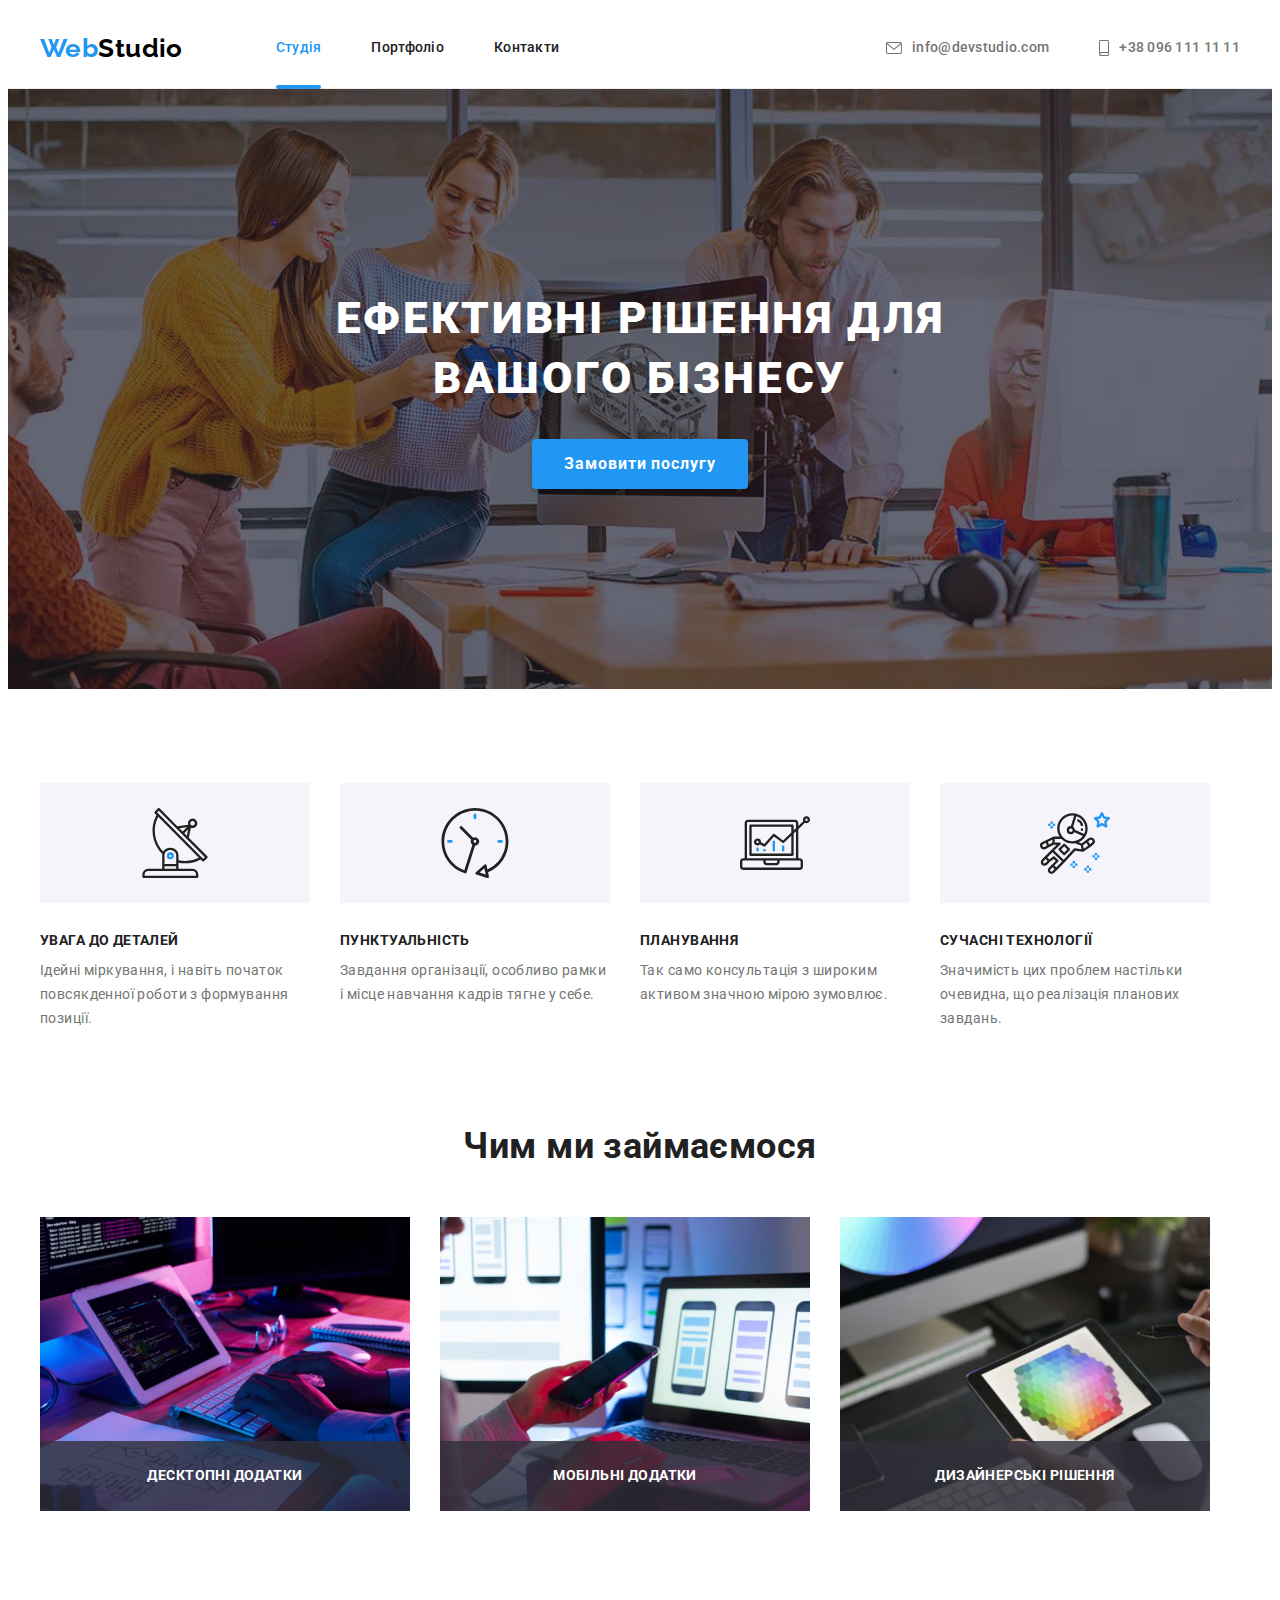
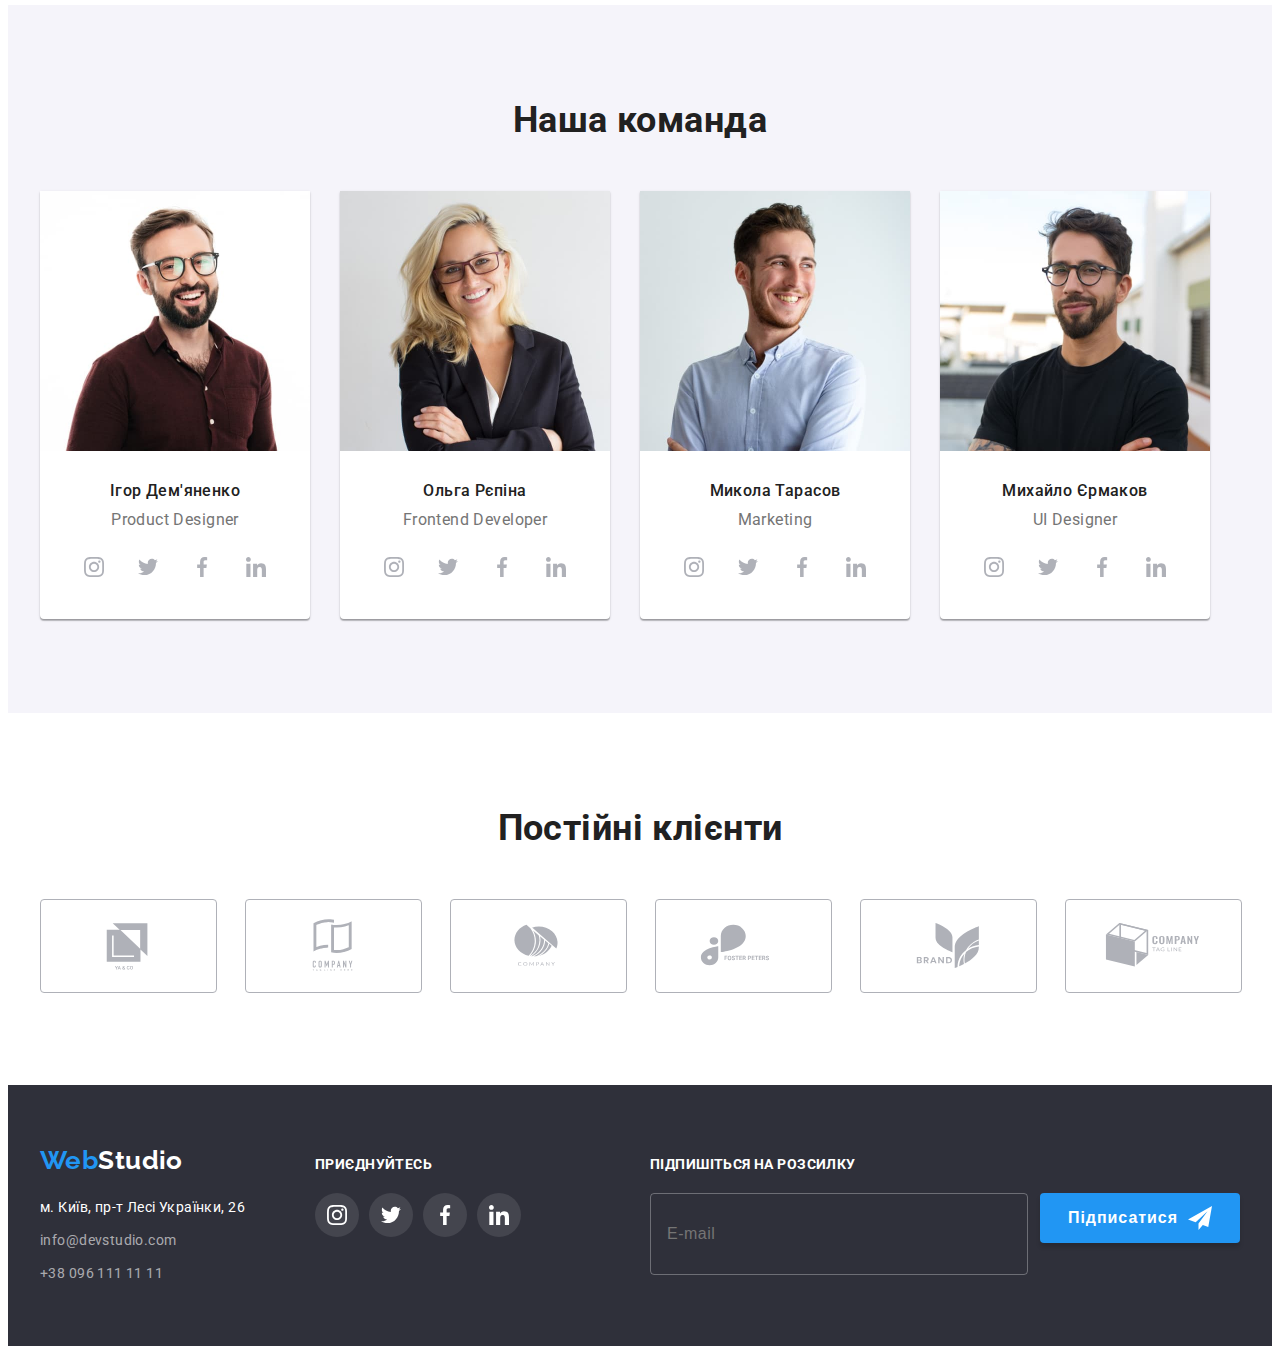
<file: index.html>
<!DOCTYPE html>
<html lang="uk">
  <head>
    <meta charset="UTF-8" />
    <meta http-equiv="X-UA-Compatible" content="IE=edge" />
    <meta name="viewport" content="width=device-width, initial-scale=1.0" />
    <title>Студія</title>
    <link rel="preconnect" href="https://fonts.googleapis.com" />
    <link rel="preconnect" href="https://fonts.gstatic.com" crossorigin />
    <link
      href="https://fonts.googleapis.com/css2?family=Raleway:wght@700&family=Roboto:wght@400;500;700;900&display=swap"
      rel="stylesheet"
    />
    <link
      rel="stylesheet"
      href="https://cdnjs.cloudflare.com/ajax/libs/modern-normalize/1.1.0/modern-normalize.min.css"
      integrity="sha512-wpPYUAdjBVSE4KJnH1VR1HeZfpl1ub8YT/NKx4PuQ5NmX2tKuGu6U/JRp5y+Y8XG2tV+wKQpNHVUX03MfMFn9Q=="
      crossorigin="anonymous"
      referrerpolicy="no-referrer"
    />
    <link rel="stylesheet" href="./css/styles.css" />
  </head>
  <body>
    <header class="top">
      <div class="container">
        <a href="./index.html" lang="en" class="logo">Web<span class="logo-dark">Studio</span></a>
        <nav>
          <ul class="list top-nav">
            <li><a href="./index.html" class="link navigation current">Студія</a></li>
            <li><a href="./portfolio.html" class="link navigation">Портфоліо</a></li>
            <li><a href="" class="link navigation">Контакти</a></li>
          </ul>
        </nav>
        <ul class="list contacts">
          <li>
            <a href="mailto:info@devstudio.com" class="link header-contacts"
              ><svg class="contacts-icon" width="16" height="12">
                <use href="./images/symbol-defs.svg#icon-envelope"></use>
              </svg>
              info@devstudio.com
            </a>
          </li>
          <li>
            <a href="tel:+380961111111" class="link header-contacts"
              ><svg class="contacts-icon" width="10" height="16">
                <use href="./images/symbol-defs.svg#icon-smartphone"></use>
              </svg>
              +38 096 111 11 11
            </a>
          </li>
        </ul>
      </div>
    </header>
    <main>
      <section class="hero">
        <h1 class="hero-title">Ефективні рішення для вашого бізнесу</h1>
        <button type="button" class="hero-button" data-modal-open>Замовити послугу</button>
      </section>
      <section class="section advantages">
        <div class="container">
          <h2 class="visually-hidden">Переваги</h2>
          <ul class="list advantages-list">
            <li class="advantages-item">
              <h3 class="advantages-title">Увага до деталей</h3>
              <p class="advantages-descriptions">
                Ідейні міркування, і навіть початок повсякденної роботи з формування позиції.
              </p>
            </li>
            <li class="advantages-item">
              <h3 class="advantages-title">Пунктуальність</h3>
              <p class="advantages-descriptions">
                Завдання організації, особливо рамки і місце навчання кадрів тягне у себе.
              </p>
            </li>
            <li class="advantages-item">
              <h3 class="advantages-title">Планування</h3>
              <p class="advantages-descriptions">
                Так само консультація з широким активом значною мірою зумовлює.
              </p>
            </li>
            <li class="advantages-item">
              <h3 class="advantages-title">Сучасні технології</h3>
              <p class="advantages-descriptions">
                Значимість цих проблем настільки очевидна, що реалізація планових завдань.
              </p>
            </li>
          </ul>
        </div>
      </section>
      <section class="section work">
        <div class="container">
          <h2 class="section-title">Чим ми займаємося</h2>
          <ul class="list work-list">
            <li class="work-item">
              <div class="work-thumb">
                <img src="./images/box1.jpg" alt="Технологія перша" width="370" height="294" />
                <p class="work-item-text">Десктопні додатки</p>
              </div>
            </li>
            <li class="work-item">
              <div class="work-thumb">
                <img src="./images/box2.jpg" alt="Технологія друга" width="370" height="294" />
                <p class="work-item-text">Мобільні додатки</p>
              </div>
            </li>
            <li class="work-item">
              <div class="work-thumb">
                <img src="./images/box3.jpg" alt="Технологія третя" width="370" height="294" />
                <p class="work-item-text">Дизайнерські рішення</p>
              </div>
            </li>
          </ul>
        </div>
      </section>
      <section class="section team">
        <div class="container">
          <h2 class="section-title">Наша команда</h2>
          <ul class="list cards">
            <li class="card">
              <img src="./images/foto1.jpg" alt="Фото Ігора Дем'яненка" width="270" height="260" />
              <div class="card-caption">
                <h3 class="team-name">Ігор Дем'яненко</h3>
                <p lang="en" class="team-position">Product Designer</p>
                <ul class="list soc-list">
                  <li class="soc-item">
                    <a class="soc-link" href=""
                      ><svg class="soc-icon" width="20" height="20">
                        <use href="./images/symbol-defs.svg#icon-instagram"></use>
                      </svg>
                    </a>
                  </li>
                  <li class="soc-item">
                    <a class="soc-link" href=""
                      ><svg class="soc-icon" width="20" height="20">
                        <use href="./images/symbol-defs.svg#icon-twitter"></use>
                      </svg>
                    </a>
                  </li>
                  <li class="soc-item">
                    <a class="soc-link" href=""
                      ><svg class="soc-icon" width="20" height="20">
                        <use href="./images/symbol-defs.svg#icon-facebook"></use>
                      </svg>
                    </a>
                  </li>
                  <li class="soc-item">
                    <a class="soc-link" href=""
                      ><svg class="soc-icon" width="20" height="20">
                        <use href="./images/symbol-defs.svg#icon-linkedin"></use>
                      </svg>
                    </a>
                  </li>
                </ul>
              </div>
            </li>
            <li class="card">
              <img src="./images/foto2.jpg" alt="Фото Ольги Рєпіної" width="270" height="260" />
              <div class="card-caption">
                <h3 class="team-name">Ольга Рєпіна</h3>
                <p lang="en" class="team-position">Frontend Developer</p>
                <ul class="list soc-list">
                  <li class="soc-item">
                    <a class="soc-link" href=""
                      ><svg class="soc-icon" width="20" height="20">
                        <use href="./images/symbol-defs.svg#icon-instagram"></use>
                      </svg>
                    </a>
                  </li>
                  <li class="soc-item">
                    <a class="soc-link" href=""
                      ><svg class="soc-icon" width="20" height="20">
                        <use href="./images/symbol-defs.svg#icon-twitter"></use>
                      </svg>
                    </a>
                  </li>
                  <li class="soc-item">
                    <a class="soc-link" href=""
                      ><svg class="soc-icon" width="20" height="20">
                        <use href="./images/symbol-defs.svg#icon-facebook"></use>
                      </svg>
                    </a>
                  </li>
                  <li class="soc-item">
                    <a class="soc-link" href=""
                      ><svg class="soc-icon" width="20" height="20">
                        <use href="./images/symbol-defs.svg#icon-linkedin"></use>
                      </svg>
                    </a>
                  </li>
                </ul>
              </div>
            </li>
            <li class="card">
              <img src="./images/foto3.jpg" alt="Фото Миколи Тарасова" width="270" height="260" />
              <div class="card-caption">
                <h3 class="team-name">Микола Тарасов</h3>
                <p lang="en" class="team-position">Marketing</p>
                <ul class="list soc-list">
                  <li class="soc-item">
                    <a class="soc-link" href=""
                      ><svg class="soc-icon" width="20" height="20">
                        <use href="./images/symbol-defs.svg#icon-instagram"></use>
                      </svg>
                    </a>
                  </li>
                  <li class="soc-item">
                    <a class="soc-link" href=""
                      ><svg class="soc-icon" width="20" height="20">
                        <use href="./images/symbol-defs.svg#icon-twitter"></use>
                      </svg>
                    </a>
                  </li>
                  <li class="soc-item">
                    <a class="soc-link" href=""
                      ><svg class="soc-icon" width="20" height="20">
                        <use href="./images/symbol-defs.svg#icon-facebook"></use>
                      </svg>
                    </a>
                  </li>
                  <li class="soc-item">
                    <a class="soc-link" href=""
                      ><svg class="soc-icon" width="20" height="20">
                        <use href="./images/symbol-defs.svg#icon-linkedin"></use>
                      </svg>
                    </a>
                  </li>
                </ul>
              </div>
            </li>
            <li class="card">
              <img src="./images/foto4.jpg" alt="Фото Михайла Єрмакова" width="270" height="260" />
              <div class="card-caption">
                <h3 class="team-name">Михайло Єрмаков</h3>
                <p lang="en" class="team-position">UI Designer</p>
                <ul class="list soc-list">
                  <li class="soc-item">
                    <a class="soc-link" href=""
                      ><svg class="soc-icon" width="20" height="20">
                        <use href="./images/symbol-defs.svg#icon-instagram"></use>
                      </svg>
                    </a>
                  </li>
                  <li class="soc-item">
                    <a class="soc-link" href=""
                      ><svg class="soc-icon" width="20" height="20">
                        <use href="./images/symbol-defs.svg#icon-twitter"></use>
                      </svg>
                    </a>
                  </li>
                  <li class="soc-item">
                    <a class="soc-link" href=""
                      ><svg class="soc-icon" width="20" height="20">
                        <use href="./images/symbol-defs.svg#icon-facebook"></use>
                      </svg>
                    </a>
                  </li>
                  <li class="soc-item">
                    <a class="soc-link" href=""
                      ><svg class="soc-icon" width="20" height="20">
                        <use href="./images/symbol-defs.svg#icon-linkedin"></use>
                      </svg>
                    </a>
                  </li>
                </ul>
              </div>
            </li>
          </ul>
        </div>
      </section>
      <section class="section clients">
        <div class="container">
          <h2 class="section-title">Постійні клієнти</h2>
          <ul class="list clients-list">
            <li class="clients-item">
              <a class="clients-link" href=""
                ><svg class="logo-icon" width="106" height="60">
                  <use href="./images/symbol-defs.svg#icon-logo1"></use>
                </svg>
              </a>
            </li>
            <li class="clients-item">
              <a class="clients-link" href=""
                ><svg class="logo-icon" width="106" height="60">
                  <use href="./images/symbol-defs.svg#icon-logo2"></use>
                </svg>
              </a>
            </li>
            <li class="clients-item">
              <a class="clients-link" href=""
                ><svg class="logo-icon" width="106" height="60">
                  <use href="./images/symbol-defs.svg#icon-logo3"></use>
                </svg>
              </a>
            </li>
            <li class="clients-item">
              <a class="clients-link" href=""
                ><svg class="logo-icon" width="106" height="60">
                  <use href="./images/symbol-defs.svg#icon-logo4"></use>
                </svg>
              </a>
            </li>
            <li class="clients-item">
              <a class="clients-link" href=""
                ><svg class="logo-icon" width="106" height="60">
                  <use href="./images/symbol-defs.svg#icon-logo5"></use>
                </svg>
              </a>
            </li>
            <li class="clients-item">
              <a class="clients-link" href=""
                ><svg class="logo-icon" width="106" height="60">
                  <use href="./images/symbol-defs.svg#icon-logo6"></use>
                </svg>
              </a>
            </li>
          </ul>
        </div>
      </section>
    </main>
    <footer class="footer">
      <div class="container">
        <div class="footer-address">
          <a href="./index.html" lang="en" class="logo"
            >Web<span class="logo-light">Studio</span></a
          >
          <address>
            <ul class="list">
              <li class="footer-item">
                <a
                  href="https://goo.gl/maps/4VGZV7UP3L1ZBJYh8"
                  target="_blank"
                  rel="noreferrer noopener"
                  class="link adress"
                >
                  м. Київ, пр-т Лесі Українки, 26
                </a>
              </li>
              <li class="footer-item">
                <a href="mailto:info@devstudio.com" class="link footer-contacts"
                  >info@devstudio.com</a
                >
              </li>
              <li class="footer-item">
                <a href="tel:+380961111111" class="link footer-contacts">+38 096 111 11 11</a>
              </li>
            </ul>
          </address>
        </div>
        <div class="soc-networks">
          <p class="call">приєднуйтесь</p>
          <ul class="list soc-list">
            <li class="soc-item">
              <a class="footer-soc-link" href=""
                ><svg class="footer-soc-icon" width="20" height="20">
                  <use href="./images/symbol-defs.svg#icon-instagram"></use>
                </svg>
              </a>
            </li>
            <li class="soc-item">
              <a class="footer-soc-link" href=""
                ><svg class="footer-soc-icon" width="20" height="20">
                  <use href="./images/symbol-defs.svg#icon-twitter"></use>
                </svg>
              </a>
            </li>
            <li class="soc-item">
              <a class="footer-soc-link" href=""
                ><svg class="footer-soc-icon" width="20" height="20">
                  <use href="./images/symbol-defs.svg#icon-facebook"></use>
                </svg>
              </a>
            </li>
            <li class="soc-item">
              <a class="footer-soc-link" href=""
                ><svg class="footer-soc-icon" width="20" height="20">
                  <use href="./images/symbol-defs.svg#icon-linkedin"></use>
                </svg>
              </a>
            </li>
          </ul>
        </div>
        <form>
          <p class="call">Підпишіться на розсилку</p>
          <div class="footer-sign-form">
            <input
              name="footer-email"
              class="footer-sign"
              type="email"
              placeholder="E-mail"
              required
            />
            <button class="sign-button" type="submit">
              Підписатися
              <svg class="sign-icon" width="24" height="24">
                <use href="./images/symbol-defs.svg#icon-send"></use>
              </svg>
            </button>
          </div>
        </form>
      </div>
    </footer>
    <div class="backdrop is-hidden" data-modal>
      <div class="modal">
        <button type="button" class="modal-close-button" data-modal-close>
          <svg class="icon-close" width="18" height="18">
            <use href="./images/symbol-defs.svg#icon-close"></use>
          </svg>
        </button>
        <p class="form-title">Залиште свої дані, ми вам передзвонимо</p>
        <form class="form">
          <div class="form-field">
            <label for="name" class="form-label">Ім'я</label>
            <div class="input-wrap">
              <input class="form-input" type="text" name="name" id="name" required />
              <svg class="form-icon" width="18" height="18">
                <use href="./images/symbol-defs.svg#icon-form-person"></use>
              </svg>
            </div>
          </div>
          <div class="form-field">
            <label for="tel" class="form-label">Телефон</label>
            <div class="input-wrap">
              <input class="form-input" type="tel" name="telephone" id="tel" required />
              <svg class="form-icon" width="18" height="18">
                <use href="./images/symbol-defs.svg#icon-form-phone"></use>
              </svg>
            </div>
          </div>
          <div class="form-field">
            <label for="email" class="form-label">Пошта</label>
            <div class="input-wrap">
              <input class="form-input" type="email" name="email" id="email" required />
              <svg class="form-icon" width="18" height="18">
                <use href="./images/symbol-defs.svg#icon-form-email"></use>
              </svg>
            </div>
          </div>
          <div class="form-field comment">
            <label for="comment" class="form-label">Коментар</label>
            <textarea
              class="form-input"
              name="comment"
              id="comment"
              placeholder="Введіть текст"
            ></textarea>
          </div>

          <label class="checkbox-agreement">
            <input
              type="checkbox"
              class="checkbox visually-hidden"
              name="agree"
              value="true"
              required
            />
            <span>
              <svg width="16" height="15">
                <use href="./images/symbol-defs.svg#icon-check"></use>
              </svg>
            </span>
            Погоджуюся з розсилкою та приймаю
            <a href="" class="agreement"> Умови договору</a>
          </label>

          <button class="modal-send-button" type="submit">Відправити</button>
        </form>
      </div>
    </div>
    <script src="./js/modal.js"></script>
  </body>
</html>
</file>
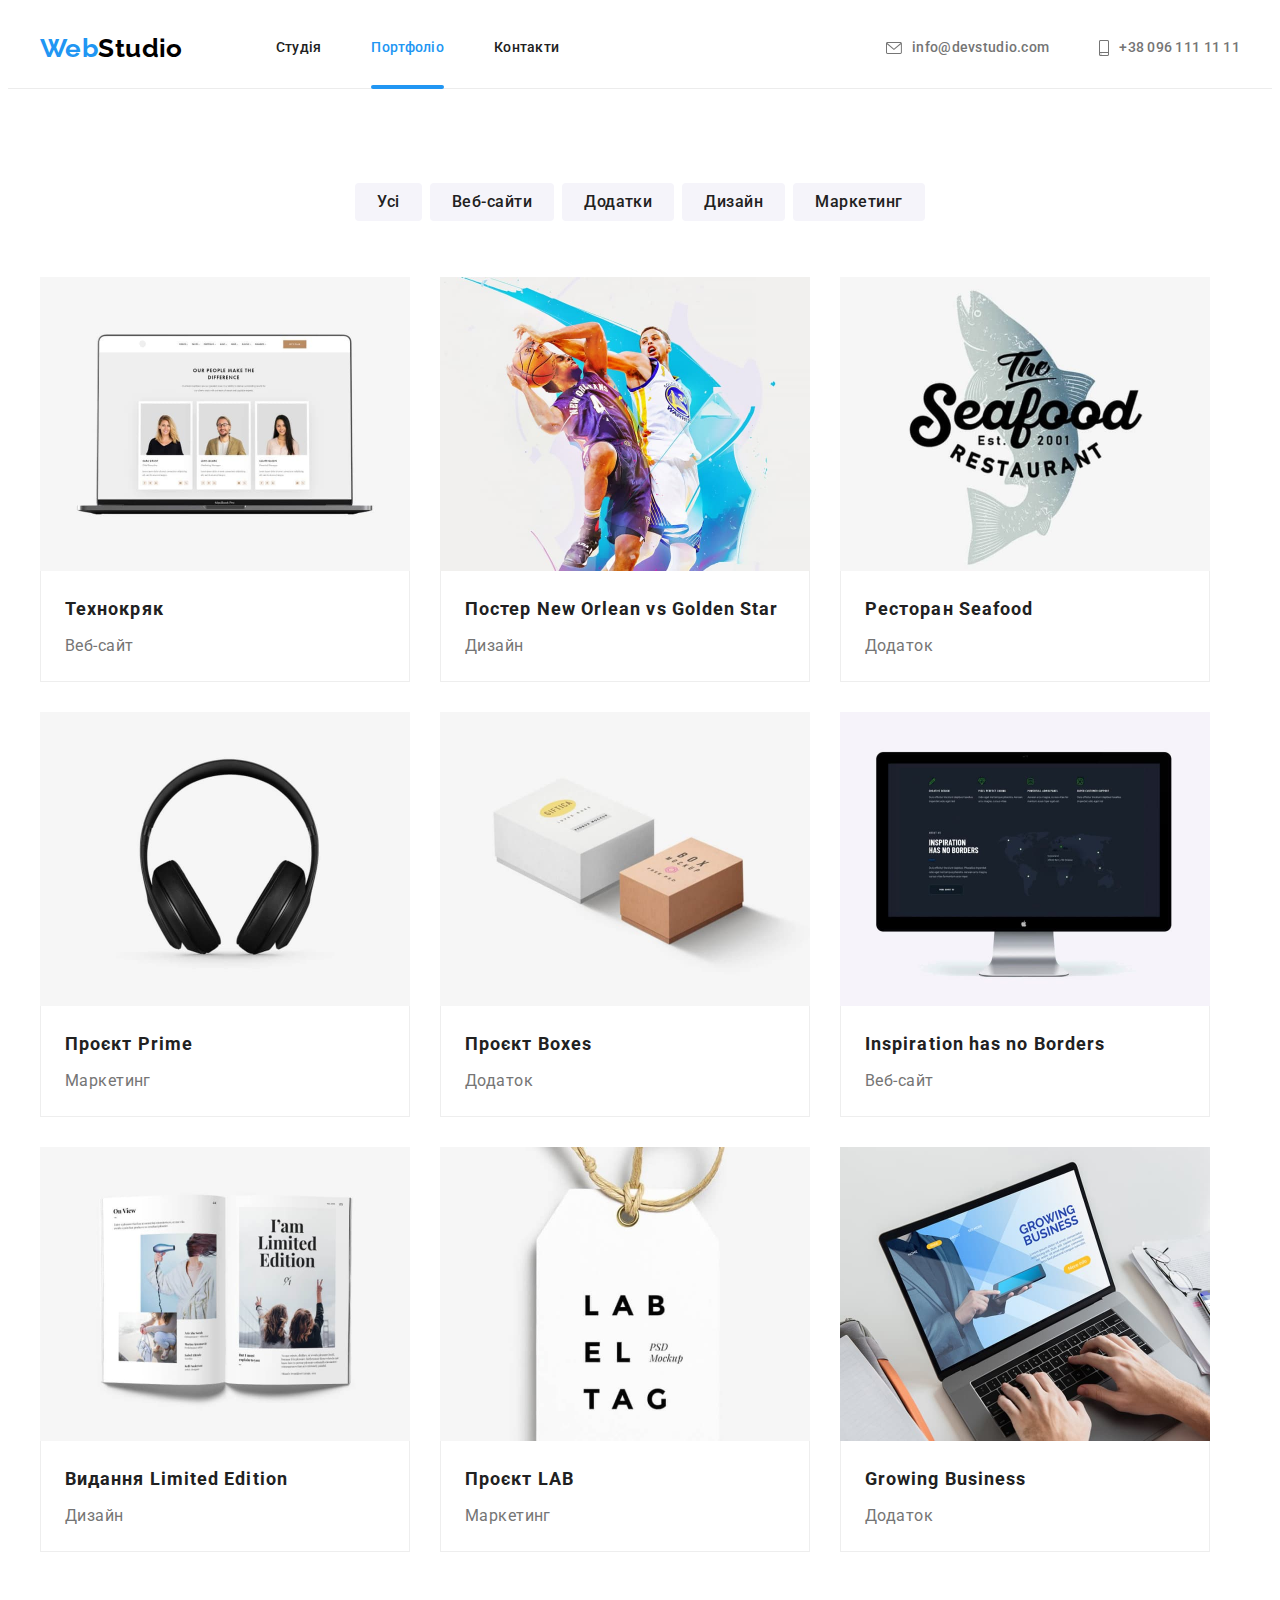
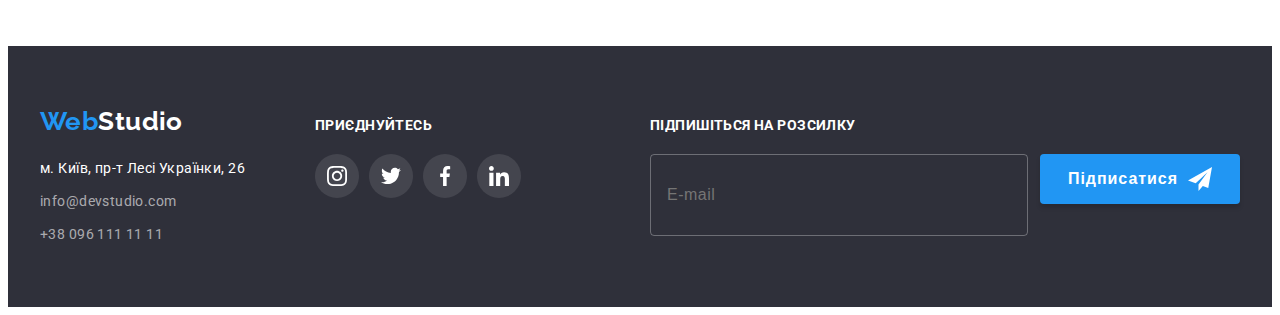
<file: portfolio.html>
<!DOCTYPE html>
<html lang="en">
  <head>
    <meta charset="UTF-8" />
    <meta http-equiv="X-UA-Compatible" content="IE=edge" />
    <meta name="viewport" content="width=device-width, initial-scale=1.0" />
    <title>Портфоліо</title>
    <link rel="preconnect" href="https://fonts.googleapis.com" />
    <link rel="preconnect" href="https://fonts.gstatic.com" crossorigin />
    <link
      href="https://fonts.googleapis.com/css2?family=Raleway:wght@700&family=Roboto:wght@400;500;700;900&display=swap"
      rel="stylesheet"
    />
    <link
      rel="stylesheet"
      href="https://cdnjs.cloudflare.com/ajax/libs/modern-normalize/1.1.0/modern-normalize.min.css"
      integrity="sha512-wpPYUAdjBVSE4KJnH1VR1HeZfpl1ub8YT/NKx4PuQ5NmX2tKuGu6U/JRp5y+Y8XG2tV+wKQpNHVUX03MfMFn9Q=="
      crossorigin="anonymous"
      referrerpolicy="no-referrer"
    />
    <link rel="stylesheet" href="./css/styles.css" />
  </head>
  <body>
    <header class="top">
      <div class="container">
        <a href="./index.html" lang="en" class="logo">Web<span class="logo-dark">Studio</span></a>
        <nav>
          <ul class="list top-nav">
            <li><a href="./index.html" class="link navigation">Студія</a></li>
            <li><a href="./portfolio.html" class="link navigation current">Портфоліо</a></li>
            <li><a href="" class="link navigation">Контакти</a></li>
          </ul>
        </nav>
        <ul class="list contacts">
          <li>
            <a href="mailto:info@devstudio.com" class="link header-contacts"
              ><svg class="contacts-icon" width="16" height="12">
                <use href="./images/symbol-defs.svg#icon-envelope"></use>
              </svg>
              info@devstudio.com
            </a>
          </li>
          <li>
            <a href="tel:+380961111111" class="link header-contacts"
              ><svg class="contacts-icon" width="10" height="16">
                <use href="./images/symbol-defs.svg#icon-smartphone"></use>
              </svg>
              +38 096 111 11 11
            </a>
          </li>
        </ul>
      </div>
    </header>
    <main>
      <section class="section portfolio">
        <div class="container">
          <h1 class="visually-hidden">Портфоліо</h1>
          <ul class="list filter">
            <li class="item"><button type="button" class="button">Усі</button></li>
            <li class="item"><button type="button" class="button">Веб-сайти</button></li>
            <li class="item"><button type="button" class="button">Додатки</button></li>
            <li class="item"><button type="button" class="button">Дизайн</button></li>
            <li class="item"><button type="button" class="button">Маркетинг</button></li>
          </ul>
          <ul class="list project">
            <li class="item">
              <a class="link project-card" href="">
                <div class="thumb">
                  <img src="./images/img1.jpg" alt="Веб-сайт Технокряк" width="370" height="294" />
                  <div class="overlay">
                    <p class="text-overlay">
                      Ресурс пропонує комплексні пропозиції з різним рівнем функціоналу та сервісів.
                      Все це дозволить відвідувачу отримати вичерпні відомості про компанію чи
                      приватну особу.
                    </p>
                  </div>
                </div>
                <div class="project-caption">
                  <h2 class="title">Технокряк</h2>
                  <p class="filter-text">Веб-сайт</p>
                </div>
              </a>
            </li>
            <li class="item">
              <a href="" class="link project-card">
                <div class="thumb">
                  <img
                    src="./images/img2.jpg"
                    alt="Дизайн Постер New Orlean vs Golden Star"
                    width="370"
                    height="294"
                  />
                  <div class="overlay">
                    <p class="text-overlay">
                      Ресурс пропонує комплексні пропозиції з різним рівнем функціоналу та сервісів.
                      Все це дозволить відвідувачу отримати вичерпні відомості про компанію чи
                      приватну особу.
                    </p>
                  </div>
                </div>
                <div class="project-caption">
                  <h2 class="title">Постер New Orlean vs Golden Star</h2>
                  <p class="filter-text">Дизайн</p>
                </div>
              </a>
            </li>
            <li class="item">
              <a href="" class="link project-card">
                <div class="thumb">
                  <img
                    src="./images/img3.jpg"
                    alt="Додаток Ресторан Seafood"
                    width="370"
                    height="294"
                  />
                  <div class="overlay">
                    <p class="text-overlay">
                      Ресурс пропонує комплексні пропозиції з різним рівнем функціоналу та сервісів.
                      Все це дозволить відвідувачу отримати вичерпні відомості про компанію чи
                      приватну особу.
                    </p>
                  </div>
                </div>
                <div class="project-caption">
                  <h2 class="title">Ресторан Seafood</h2>
                  <p class="filter-text">Додаток</p>
                </div>
              </a>
            </li>
            <li class="item">
              <a href="" class="link project-card">
                <div class="thumb">
                  <img
                    src="./images/img4.jpg"
                    alt="Маркетинг Проєкт Prime"
                    width="370"
                    height="294"
                  />
                  <div class="overlay">
                    <p class="text-overlay">
                      Ресурс пропонує комплексні пропозиції з різним рівнем функціоналу та сервісів.
                      Все це дозволить відвідувачу отримати вичерпні відомості про компанію чи
                      приватну особу.
                    </p>
                  </div>
                </div>
                <div class="project-caption">
                  <h2 class="title">Проєкт Prime</h2>
                  <p class="filter-text">Маркетинг</p>
                </div>
              </a>
            </li>
            <li class="item">
              <a href="" class="link project-card">
                <div class="thumb">
                  <img
                    src="./images/img5.jpg"
                    alt="Додаток Проєкт Boxes"
                    width="370"
                    height="294"
                  />
                  <div class="overlay">
                    <p class="text-overlay">
                      Ресурс пропонує комплексні пропозиції з різним рівнем функціоналу та сервісів.
                      Все це дозволить відвідувачу отримати вичерпні відомості про компанію чи
                      приватну особу.
                    </p>
                  </div>
                </div>
                <div class="project-caption">
                  <h2 class="title">Проєкт Boxes</h2>
                  <p class="filter-text">Додаток</p>
                </div>
              </a>
            </li>
            <li class="item">
              <a href="" class="link project-card">
                <div class="thumb">
                  <img
                    src="./images/img6.jpg"
                    alt="Веб-сайт Inspiration has no Borders"
                    width="370"
                    height="294"
                  />
                  <div class="overlay">
                    <p class="text-overlay">
                      Ресурс пропонує комплексні пропозиції з різним рівнем функціоналу та сервісів.
                      Все це дозволить відвідувачу отримати вичерпні відомості про компанію чи
                      приватну особу.
                    </p>
                  </div>
                </div>
                <div class="project-caption">
                  <h2 class="title">Inspiration has no Borders</h2>
                  <p class="filter-text">Веб-сайт</p>
                </div>
              </a>
            </li>
            <li class="item">
              <a href="" class="link project-card">
                <div class="thumb">
                  <img
                    src="./images/img7.jpg"
                    alt="Дизайн Видання Limited Edition"
                    width="370"
                    height="294"
                  />
                  <div class="overlay">
                    <p class="text-overlay">
                      Ресурс пропонує комплексні пропозиції з різним рівнем функціоналу та сервісів.
                      Все це дозволить відвідувачу отримати вичерпні відомості про компанію чи
                      приватну особу.
                    </p>
                  </div>
                </div>
                <div class="project-caption">
                  <h2 class="title">Видання Limited Edition</h2>
                  <p class="filter-text">Дизайн</p>
                </div>
              </a>
            </li>
            <li class="item">
              <a href="" class="link project-card">
                <div class="thumb">
                  <img
                    src="./images/img8.jpg"
                    alt="Маркетинг Проєкт LAB"
                    width="370"
                    height="294"
                  />
                  <div class="overlay">
                    <p class="text-overlay">
                      Ресурс пропонує комплексні пропозиції з різним рівнем функціоналу та сервісів.
                      Все це дозволить відвідувачу отримати вичерпні відомості про компанію чи
                      приватну особу.
                    </p>
                  </div>
                </div>
                <div class="project-caption">
                  <h2 class="title">Проєкт LAB</h2>
                  <p class="filter-text">Маркетинг</p>
                </div>
              </a>
            </li>
            <li class="item">
              <a href="" class="link project-card">
                <div class="thumb">
                  <img
                    src="./images/img9.jpg"
                    alt="Додаток Growing Business"
                    width="370"
                    height="294"
                  />
                  <div class="overlay">
                    <p class="text-overlay">
                      Ресурс пропонує комплексні пропозиції з різним рівнем функціоналу та сервісів.
                      Все це дозволить відвідувачу отримати вичерпні відомості про компанію чи
                      приватну особу.
                    </p>
                  </div>
                </div>
                <div class="project-caption">
                  <h2 class="title">Growing Business</h2>
                  <p class="filter-text">Додаток</p>
                </div>
              </a>
            </li>
          </ul>
        </div>
      </section>
    </main>
    <footer class="footer">
      <div class="container">
        <div class="footer-address">
          <a href="./index.html" lang="en" class="logo"
            >Web<span class="logo-light">Studio</span></a
          >
          <address>
            <ul class="list">
              <li class="footer-item">
                <a
                  href="https://goo.gl/maps/4VGZV7UP3L1ZBJYh8"
                  target="_blank"
                  rel="noreferrer noopener"
                  class="link adress"
                >
                  м. Київ, пр-т Лесі Українки, 26
                </a>
              </li>
              <li class="footer-item">
                <a href="mailto:info@devstudio.com" class="link footer-contacts"
                  >info@devstudio.com</a
                >
              </li>
              <li class="footer-item">
                <a href="tel:+380961111111" class="link footer-contacts">+38 096 111 11 11</a>
              </li>
            </ul>
          </address>
        </div>
        <div class="soc-networks">
          <p class="call">приєднуйтесь</p>
          <ul class="list soc-list">
            <li class="soc-item">
              <a class="footer-soc-link" href=""
                ><svg class="footer-soc-icon" width="20" height="20">
                  <use href="./images/symbol-defs.svg#icon-instagram"></use>
                </svg>
              </a>
            </li>
            <li class="soc-item">
              <a class="footer-soc-link" href=""
                ><svg class="footer-soc-icon" width="20" height="20">
                  <use href="./images/symbol-defs.svg#icon-twitter"></use>
                </svg>
              </a>
            </li>
            <li class="soc-item">
              <a class="footer-soc-link" href=""
                ><svg class="footer-soc-icon" width="20" height="20">
                  <use href="./images/symbol-defs.svg#icon-facebook"></use>
                </svg>
              </a>
            </li>
            <li class="soc-item">
              <a class="footer-soc-link" href=""
                ><svg class="footer-soc-icon" width="20" height="20">
                  <use href="./images/symbol-defs.svg#icon-linkedin"></use>
                </svg>
              </a>
            </li>
          </ul>
        </div>
        <form>
          <p class="call">Підпишіться на розсилку</p>
          <div class="footer-sign-form">
            <input
              name="footer-email"
              class="footer-sign"
              type="email"
              placeholder="E-mail"
              required
            />
            <button class="sign-button" type="submit">
              Підписатися
              <svg class="sign-icon" width="24" height="24">
                <use href="./images/symbol-defs.svg#icon-send"></use>
              </svg>
            </button>
          </div>
        </form>
      </div>
    </footer>
  </body>
</html>
</file>
<file: css/styles.css>
:root {
  --main-text-color: #757575;
  --second-text-color: #212121;
  --light-text-color: #ffffff;
  --semi-light-text-color: rgba(255, 255, 255, 0.6);
  --accent-color: #2196f3;
  --btn-accent-color: #188ce8;
  --logo-text-color: #000000;
  --dark-background-color: #2f303a;
  --light-background-color: #ffffff;
  --semi-light-background-color: #f5f4fa;
  --line-color: #ececec;
  --border-color: #eeeeee;
  --main-font: 'Roboto', sans-serif;
  --logo-font: 'Raleway', sans-serif;
  --hero-background-color: #c4c4c4;
  --icon-color: #afb1b8;
  --footer-icon-color: rgba(255, 255, 255, 0.1);
  --overlay-color: rgba(33, 150, 243, 0.9);
  --modal-backdrop-color: rgba(0, 0, 0, 0.2);
  --modal-btn-border-color: rgba(0, 0, 0, 0.1);
  --work-item-text-bg: rgba(47, 48, 58, 0.8);
  --input-border: rgba(33, 33, 33, 0.2);
  --input-placeholder: rgba(117, 117, 117, 0.5);
  --timing-function: cubic-bezier(0.4, 0, 0.2, 1);
  --duration: 250ms;
}

body {
  font-family: var(--main-font);
  font-size: 14px;
  line-height: 1.71;
  letter-spacing: 0.03em;
  color: var(--main-text-color);
  background-color: var(--light-background-color);
}

p,
h1,
h2,
h3,
h4,
h5,
h6 {
  margin: 0;
}

img {
  display: block;
}

.link {
  text-decoration: none;
  font-style: normal;
}

.list {
  list-style: none;
  margin: 0;
  padding-left: 0;
}

.container {
  width: 1200px;
  padding-left: 15px;
  padding-right: 15px;
  margin-left: auto;
  margin-right: auto;
  }

.section {
  padding-top: 94px;
  padding-bottom: 94px;
  background-color: var(--light-background-color);
}

/* -----------------HEADER--------------------- */

.top {
  border: 1px solid var(--line-color);
  border-top: transparent;
  border-right: transparent;
  border-left: transparent;
}

.top > .container {
  display: flex;
  align-items: center;
}

.top-nav {
  display: flex;
  align-items: center;
  gap: 50px;
}

.contacts {
  display: flex;
  align-items: center;
  gap: 50px;
  margin-left: auto;
}

.logo {
  
  font-family: var(--logo-font);
  font-weight: 700;
  font-size: 26px;
  line-height: 1.19;
  color: var(--accent-color);
  text-decoration: none;
}

.logo-dark {
  color: var(--logo-text-color);
  margin-right: 93px;
}

.navigation {
  position: relative;

  display: block;
  padding-top: 32px;
  padding-bottom: 32px;

  font-weight: 500;
  line-height: 1.14;
  letter-spacing: 0.02em;
  color: var(--second-text-color);

  transition: color var(--duration) var(--timing-function);
}

.current {
  color: var(--accent-color);
}

.current::after {
  content: '';

  position: absolute;
  left: 0;
  bottom: 0;
  margin-bottom: -1px;

  display: block;
  width: 100%;
  height: 4px;
  border-radius: 2px;

  background-color: var(--accent-color);
}

.header-contacts {
  display: flex;
  padding-top: 32px;
  padding-bottom: 32px;
  align-items: center;

  font-weight: 500;
  line-height: 1.14;
  letter-spacing: 0.02em;
  color: inherit;

  transition: color var(--duration) var(--timing-function);
}

.navigation:hover,
.navigation:focus,
.header-contacts:hover,
.header-contacts:focus {
  color: var(--accent-color);
}

.contacts-icon {
  margin-right: 10px;
  fill: currentColor;
}

/* -----------------HERO--------------------- */

.hero {
  padding: 200px 0;
  margin: 0 auto;
  text-align: center;

  background-color: var(--hero-background-color);
  background-image: linear-gradient(rgba(47, 48, 58, 0.4), rgba(47, 48, 58, 0.4)),
    url(../images/hero-bg.jpg);
  background-repeat: no-repeat;
  background-position: center;
}

.hero-title {
  width: 696px;
  margin: 0 auto 30px auto;
  text-transform: uppercase;

  font-weight: 900;
  font-size: 44px;
  line-height: 1.36;
  letter-spacing: 0.06em;
  color: var(--light-text-color);
}

.hero-button {
  display: inline-block;
  padding: 10px 32px;
  border-radius: 4px;
  border: none;
  background: var(--accent-color);
  box-shadow: 0px 4px 4px rgba(0, 0, 0, 0.15);

  font-family: inherit;
  font-weight: 700;
  font-size: 16px;
  line-height: 1.88;
  letter-spacing: 0.06em;
  color: var(--light-text-color);

  cursor: pointer;

  transition: background-color var(--duration) var(--timing-function);
}

.hero-button:hover,
.hero-button:focus,
.hero-button:active {
  background-color: var(--btn-accent-color);
}

/* -----------------ADVANTAGES--------------------- */

.visually-hidden {
  position: absolute;
  width: 1px;
  height: 1px;
  margin: -1px;
  border: 0;
  padding: 0;
  white-space: nowrap;
  clip-path: inset(100%);
  clip: rect(0 0 0 0);
  overflow: hidden;
}

.advantages-list {
  display: flex;
}

.advantages-item {
  width: calc((100%-3 * 30px) / 4);
}

.advantages-item:not(:last-child) {
  margin-right: 30px;
}

.advantages-item::before {
  display: block;
  content: '';
  background-position: center;
  background-repeat: no-repeat;
  background-size: 70px;
  height: 120px;
  margin-bottom: 30px;
  background-color: var(--semi-light-background-color);
}

.advantages-item:nth-child(1)::before {
  background-image: url(../images/antenna.svg);
}

.advantages-item:nth-child(2)::before {
  background-image: url(../images/clock.svg);
}

.advantages-item:nth-child(3)::before {
  background-image: url(../images/diagram.svg);
}

.advantages-item:nth-child(4)::before {
  background-image: url(../images/astronaut.svg);
}

.advantages-title {
  margin-bottom: 10px;
  font-weight: 700;
  font-size: 14px;
  line-height: 1.14;
  text-transform: uppercase;
  color: var(--second-text-color);
}

.advantages-descriptions {
  width: 270px;
}

/* -----------------WORK-------------------- */

.section.work {
  padding-top: 0;
}

.work-list {
  display: flex;
}

.work-item:not(:last-child) {
  margin-right: 30px;
}

.section-title {
  margin-bottom: 50px;
  font-weight: 700;
  font-size: 36px;
  line-height: 1.17;
  text-align: center;
  color: var(--second-text-color);
}

.work-thumb {
  position: relative;
}

.work-item-text {
  position: absolute;
  bottom: 0;

  padding-top: 27px;
  padding-bottom: 27px;
  width: 100%;
  text-align: center;

  font-weight: 700;
  font-size: 14px;
  line-height: 1.14;
  letter-spacing: 0.03em;
  text-transform: uppercase;

  color: var(--light-text-color);
  background-color: var(--work-item-text-bg);
}

/* -----------------TEAM-------------------- */

.section.team {
  background-color: var(--semi-light-background-color);
}

.cards {
  display: flex;
}

.card {
  background-color: var(--light-background-color);
  box-shadow: 0px 1px 3px rgba(0, 0, 0, 0.12), 0px 1px 1px rgba(0, 0, 0, 0.14),
    0px 2px 1px rgba(0, 0, 0, 0.2);
  border-radius: 0px 0px 4px 4px;
}

.card:not(:last-child) {
  margin-right: 30px;
}

.card-caption {
  padding-top: 30px;
  padding-bottom: 30px;
  text-align: center;
}

.team-name {
  margin-bottom: 10px;
  font-weight: 500;
  font-size: 16px;
  line-height: 1.19;
  color: var(--second-text-color);
}

.team-position {
  margin-bottom: 16px;
  font-size: 16px;
  line-height: 1.19;
}

.soc-list {
  display: flex;
  gap: 10px;
  margin-left: auto;
  margin-right: auto;
  justify-content: center;
}

.soc-item {
  width: 44px;
  height: 44px;
}

.soc-link {
  display: flex;
  width: 100%;
  height: 100%;
  border-radius: 50%;
  background-repeat: no-repeat;
  align-items: center;
  justify-content: center;

  fill: var(--icon-color);

  transition: background-color var(--duration) var(--timing-function),
    fill var(--duration) var(--timing-function);
}

.soc-link:hover,
.soc-link:focus {
  background-color: var(--accent-color);
  fill: var(--light-text-color);
}

/* -----------------CLIENTS-------------------- */

.clients-list {
  display: flex;
  gap: 30px;
}

.clients-item {
  width: calc((100% - 5 * 30px) / 6);
  height: 92px;
}

.clients-link {
  display: flex;
  width: 100%;
  height: 100%;
  border: 1px solid var(--icon-color);
  border-radius: 4px;
  align-items: center;
  justify-content: center;

  fill: var(--icon-color);

  transition: fill var(--duration) var(--timing-function),
    border var(--duration) var(--timing-function);
}

.clients-link:hover,
.clients-link:focus {
  border: 1px solid var(--accent-color);
  fill: var(--accent-color);
}

/* -----------------FOOTER-------------------- */

.footer {
  display: flex;
  padding-top: 60px;
  padding-bottom: 60px;

  background-color: var(--dark-background-color);
}

.logo-light {
  display: inline-block;
  margin-bottom: 20px;
  color: var(--light-text-color);
}

.adress {
  color: var(--light-text-color);

  transition: color var(--duration) var(--timing-function);
}

.adress:hover,
.adress:focus {
  color: var(--accent-color);
}

.footer-contacts {
  color: var(--semi-light-text-color);

  transition: color var(--duration) var(--timing-function);
}

.footer-contacts:hover,
.footer-contacts:focus {
  color: var(--accent-color);
}

.footer-item:not(:last-child) {
  margin-bottom: 9px;
}

.footer > .container {
  display: flex;
  align-items: baseline;
}

.call {
  margin-bottom: 20px;
  font-weight: 700;
  font-size: 14px;
  line-height: 1.14;
  letter-spacing: 0.03em;
  text-transform: uppercase;
  color: var(--light-text-color);
}

.footer-address {
  margin-right: 70px;
}

.soc-networks {
  margin-right: auto;
}

.footer-soc-link {
  display: flex;
  width: 100%;
  height: 100%;
  align-items: center;
  justify-content: center;

  border-radius: 50%;
  background-repeat: no-repeat;
  background-color: var(--footer-icon-color);

  transition: background-color var(--duration) var(--timing-function);
}

.footer-soc-link:hover,
.footer-soc-link:focus {
  background-color: var(--accent-color);
}

.footer-soc-icon {
  fill: var(--light-text-color);
}

.footer-sign-form {
  display: flex;
}

.footer-sign {
  width: 358px;
  height: 50px;
  padding-top: 15px;
  padding-bottom: 15px;
  padding-left: 16px;
  margin-right: 12px;
  border: 1px solid rgba(255, 255, 255, 0.3);
  /* filter: drop-shadow(0px 4px 4px rgba(0, 0, 0, 0.15)); */
  border-radius: 4px;

  font-size: 16px;
  line-height: 1.25;

  display: flex;
  align-items: center;
  letter-spacing: 0.03em;

  color: var(--semi-light-text-color);
  background-color: inherit;
}

.sign-button {
  display: flex;
  justify-content: center;
  align-items: center;

  gap: 10px;
  width: 200px;
  height: 50px;
  padding: 0;
  font-weight: 700;
  font-size: 16px;
  line-height: 1.88;

  letter-spacing: 0.06em;
  background-color: var(--accent-color);
  box-shadow: 0px 4px 4px rgba(0, 0, 0, 0.15);
  border: none;
  border-radius: 4px;
  color: var(--light-text-color);
  cursor: pointer;

  transition: background-color var(--duration) var(--timing-function);
}

.sign-button:hover,
.sign-button:focus,
.sign-button:active {
  background-color: var(--btn-accent-color);
}

/* ========================MODAL======================= */

textarea {
  resize: none;
}

.backdrop {
  position: fixed;
  left: 0;
  top: 0;
  width: 100%;
  height: 100%;

  opacity: 1;
  visibility: visible;
  background: var(--modal-backdrop-color);

  transition: opacity var(--duration) var(--timing-function),
    visibility var(--duration) var(--timing-function);
}

.backdrop.is-hidden {
  opacity: 0;
  visibility: hidden;
  pointer-events: none;
}

.backdrop.is-hidden .modal {
  transform: translate(-50%, -50%) scale(0.8);
}

.modal {
  position: absolute;
  top: 50%;
  left: 50%;

  width: 528px;
  height: 581px;

  padding: 40px;
  background-color: var(--light-background-color);
  border-radius: 4px;
  box-shadow: 0px 1px 3px rgba(0, 0, 0, 0.12), 0px 1px 1px rgba(0, 0, 0, 0.14),
    0px 2px 1px rgba(0, 0, 0, 0.2);

  transform: translate(-50%, -50%) scale(1);
  transition: transform var(--duration) var(--timing-function);
}

.modal-close-button {
  position: absolute;
  top: 8px;
  right: 8px;

  display: flex;
  justify-content: center;
  align-items: center;
  padding: 0;

  width: 30px;
  height: 30px;
  border: 1px solid var(--modal-btn-border-color);
  border-radius: 50%;
  background-color: var(--light-background-color);
  cursor: pointer;

  transition: fill var(--duration) var(--timing-function);
}

.modal-close-button:hover,
.modal-close-button:focus {
  fill: var(--accent-color);
}

.form-title {
  margin-bottom: 12px;
  font-weight: 700;
  font-size: 20px;
  line-height: 1.15;
  text-align: center;
  letter-spacing: 0.03em;

  color: var(--second-text-color);
}

.form-field {
  display: flex;
  flex-direction: column;
  margin-bottom: 10px;
}

.comment {
  margin-bottom: 20px;
}

.comment textarea {
  height: 120px;
  padding-top: 12px;
  padding-bottom: 12px;
  padding-left: 16px;
  padding-right: 16px;
}

.form-label {
  margin-bottom: 4px;

  font-size: 12px;
  line-height: 1.16;
  letter-spacing: 0.01em;

  color: var(--main-text-color);
}

.input-wrap {
  position: relative;
}

.form-icon {
  position: absolute;
  top: 50%;
  left: 12px;
  transform: translateY(-50%);

  transition: fill var(--duration) var(--timing-function);
}

.form-input {
  width: 100%;
  padding-top: 11px;
  padding-bottom: 11px;
  padding-left: 42px;
  margin: 0;
  border: 1px solid var(--input-border);
  border-radius: 4px;

  transition: border var(--duration) var(--timing-function);
}

.form-input:focus {
  border: 1px solid var(--accent-color);
  outline: transparent;
}

.form-input:focus + .form-icon {
  fill: var(--accent-color);
}

.form-input::placeholder {
  font-size: 12px;
  line-height: 1.16;
  letter-spacing: 0.01em;
  color: var(--input-placeholder);
}

.checkbox-agreement {
  display: flex;
  align-items: center;
  margin-left: 12px;
  margin-bottom: 30px;
}

.agreement {
  color: var(--accent-color);
}

.checkbox + span {
  display: flex;
  align-items: center;
  justify-content: center;
  margin-right: 7px;
  width: 16px;
  height: 15px;
  border: 2px solid var(--second-text-color);
  border-radius: 2px;
  fill: transparent;
  transition: background-color var(--duration) var(--timing-function),
    fill var(--duration) var(--timing-function), border-color var(--duration) var(--timing-function);
}

.checkbox:checked + span {
  background-color: var(--accent-color);
  fill: var(--light-text-color);
  border-color: transparent;
}

.modal-send-button {
  display: block;
  margin-right: auto;
  margin-left: auto;
  padding: 10px 52px;

  font-weight: 700;
  font-size: 16px;
  line-height: 1.88;
  letter-spacing: 0.06em;

  color: var(--light-text-color);
  background-color: var(--accent-color);
  box-shadow: 0px 4px 4px rgba(0, 0, 0, 0.15);
  border: none;
  border-radius: 4px;
  cursor: pointer;

  transition: background-color var(--duration) var(--timing-function);
}

.modal-send-button:hover,
.modal-send-button:focus,
.modal-send-button:active {
  background-color: var(--btn-accent-color);
}

/* ======================PORTFOLIO===================== */

.filter {
  display: flex;
  justify-content: center;
  margin-bottom: 56px;
}

.filter > .item:not(:last-child) {
  margin-right: 8px;
}

.button {
  padding: 6px 22px;
  border-radius: 4px;
  border: none;
  text-align: center;

  font-family: inherit;
  font-weight: 500;
  font-size: 16px;
  line-height: 1.62;
  letter-spacing: 0.03em;

  color: var(--second-text-color);
  background-color: var(--semi-light-background-color);
  cursor: pointer;

  transition: color var(--duration) var(--timing-function),
    background-color var(--duration) var(--timing-function),
    box-shadow var(--duration) var(--timing-function);
}

.button:hover,
.button:focus {
  color: var(--light-text-color);
  background-color: var(--accent-color);
  box-shadow: 0px 3px 1px rgba(0, 0, 0, 0.1), 0px 1px 2px rgba(0, 0, 0, 0.08),
    0px 2px 2px rgba(0, 0, 0, 0.12);
}

.project {
  display: flex;
  flex-wrap: wrap;
  gap: 30px;
}

.project > .item {
  width: calc((100% - 30 * 2) / 3);
}

.project-card {
  position: relative;
  display: block;

  transition: box-shadow var(--duration) var(--timing-function);
}

.project-card:hover,
.project-card:focus {
  box-shadow: 0px 1px 1px rgba(0, 0, 0, 0.12), 0px 4px 4px rgba(0, 0, 0, 0.06),
    1px 4px 6px rgba(0, 0, 0, 0.16);
}

.thumb {
  position: relative;
  overflow: hidden;
}

.overlay {
  position: absolute;
  top: 0;
  left: 0;
  width: 100%;
  height: 100%;

  display: flex;
  padding-left: 24px;
  padding-right: 24px;
  align-items: center;

  background-color: var(--overlay-color);

  transform: translateY(100%);
  transition: transform var(--duration) var(--timing-function);
}

.text-overlay {
  font-size: 18px;
  line-height: 1.56;
  letter-spacing: 0.03em;
  color: var(--light-text-color);
}

.project-card:hover .overlay,
.project-card:focus .overlay {
  transform: translateY(0%);
}

.project-caption {
  padding: 20px 24px;
  border: 1px solid var(--border-color);
  border-top: transparent;
}

.project-caption .title {
  margin-bottom: 4px;
  font-weight: 700;
  font-size: 18px;
  line-height: 2;
  letter-spacing: 0.06em;
  color: var(--second-text-color);
}

.project-caption .filter-text {
  font-size: 16px;
  line-height: 1.88;
  color: var(--main-text-color);
}
</file>
